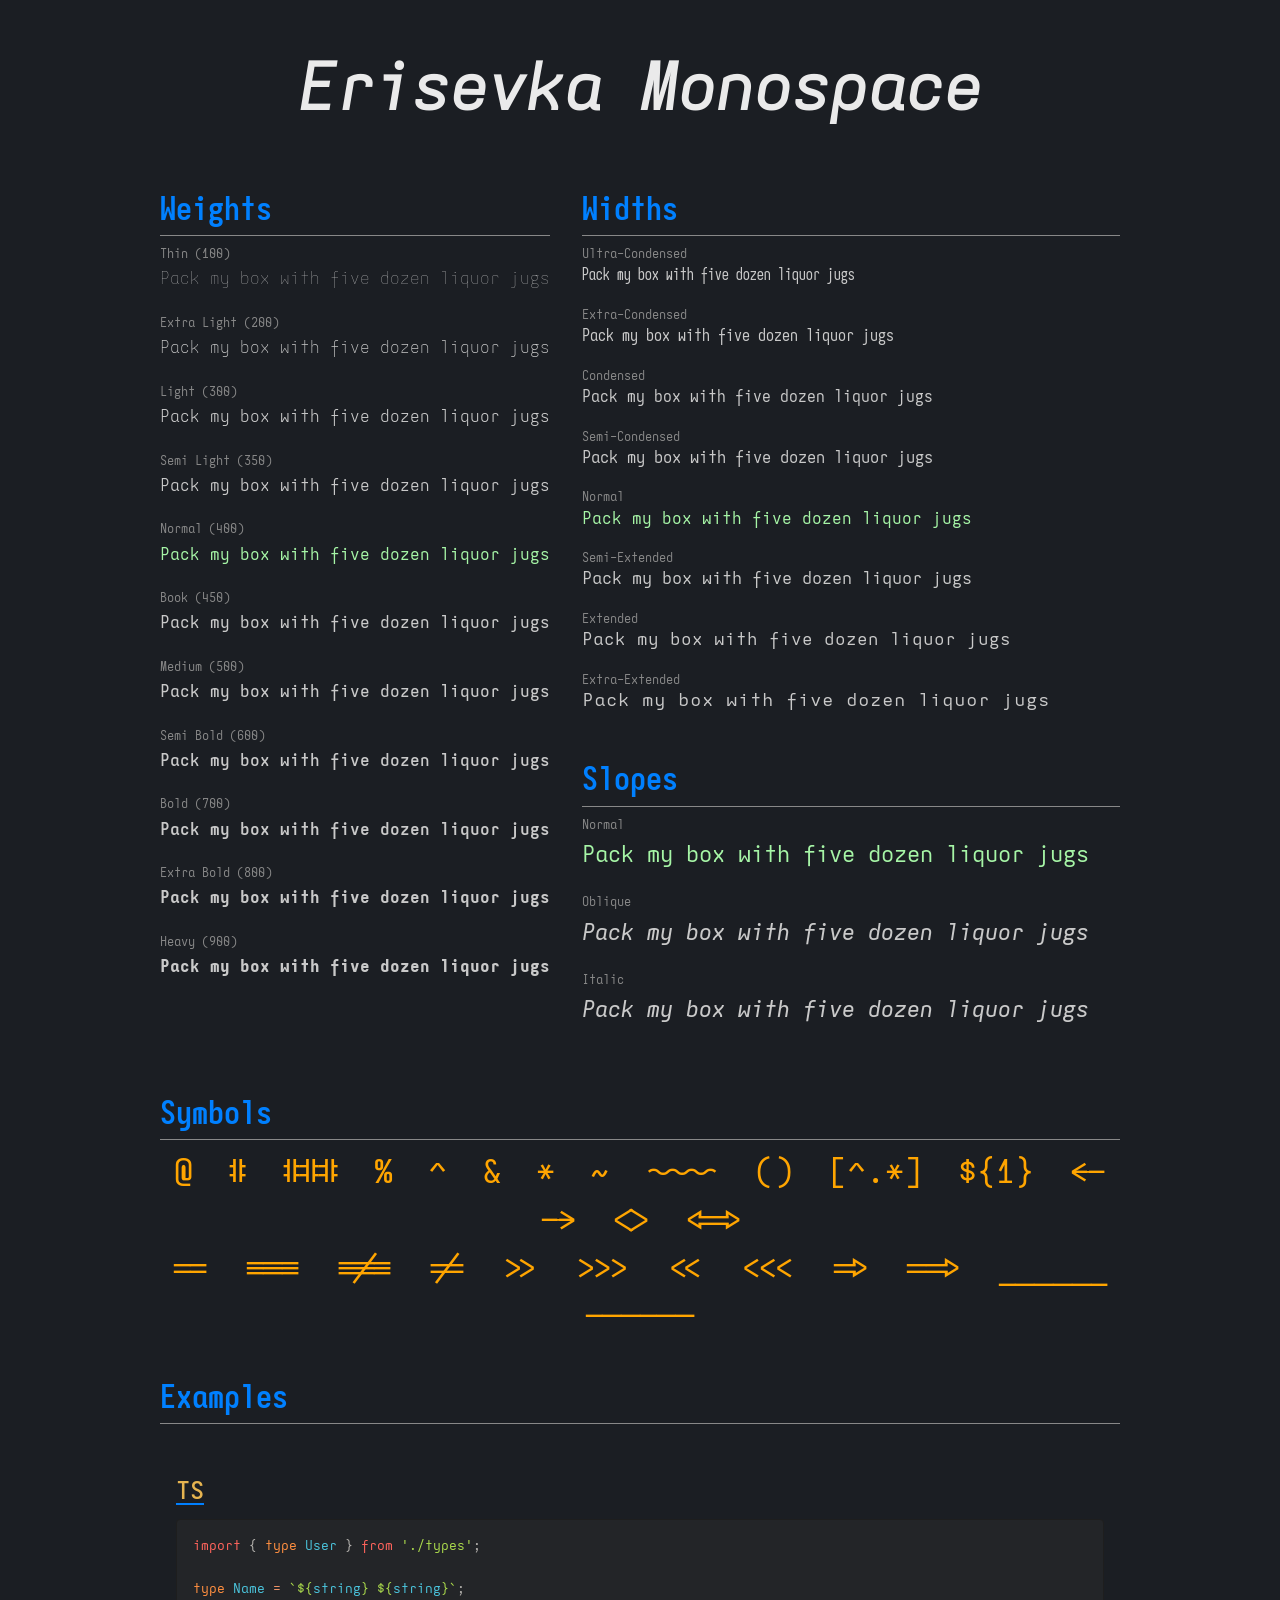
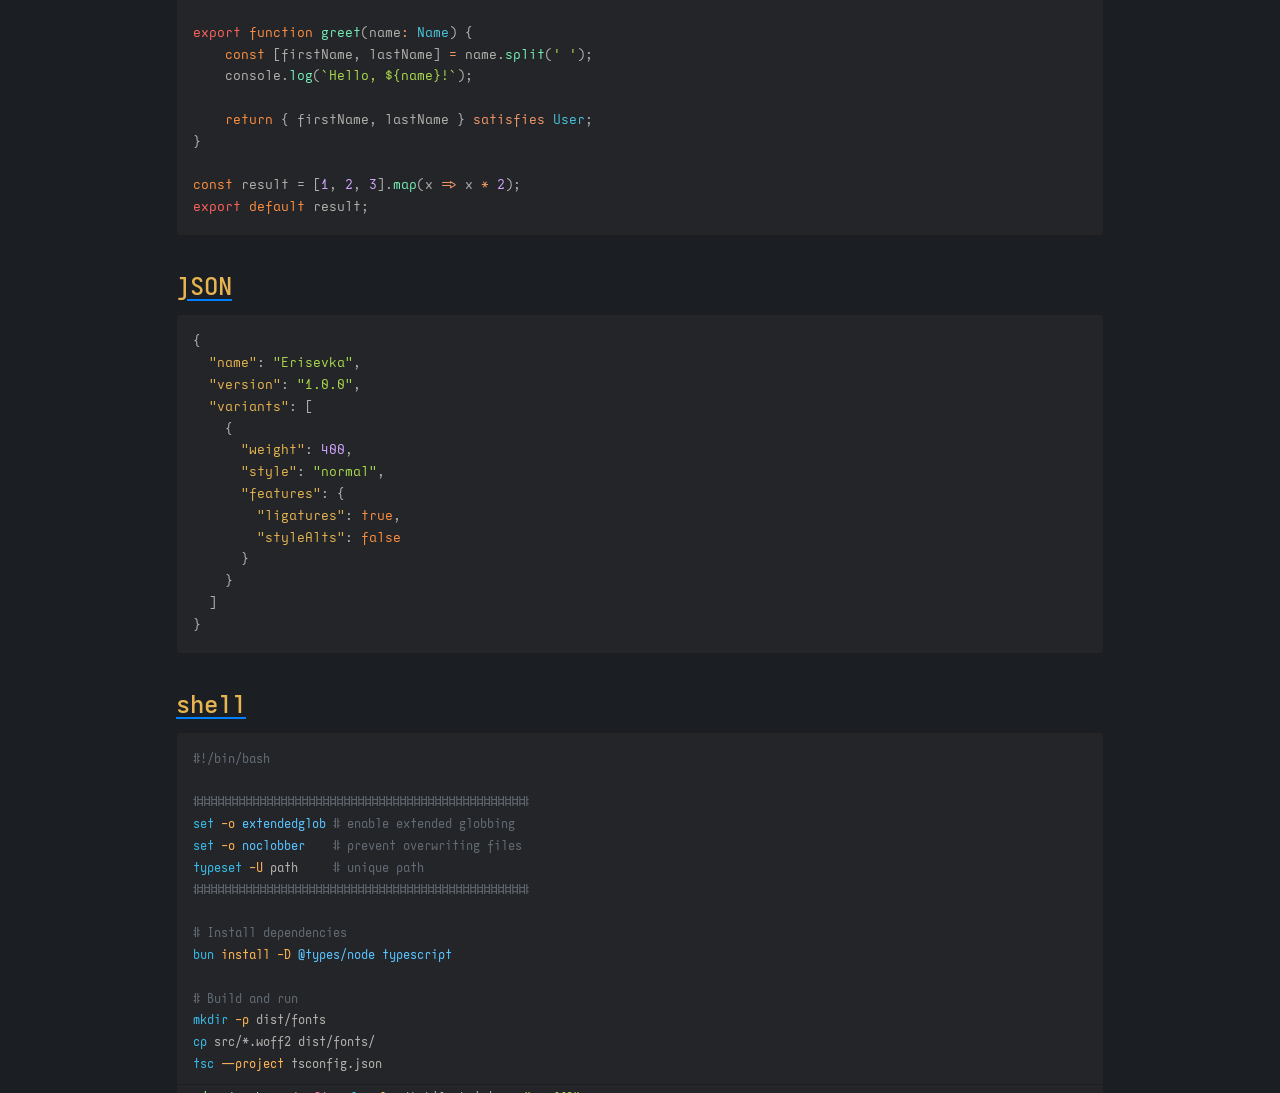
<file: docs/index.html>
<!DOCTYPE html>
<html lang="en">
	<head>
		<meta charset="UTF-8" />
		<meta name="viewport" content="width=device-width, initial-scale=1.0" />
		<title>Erisevka Sample</title>
		<link rel="stylesheet" href="Erisevka.css" />
		<link rel="stylesheet" href="styles.css" />
	</head>

	<body>
		<div class="container">
			<h1>Erisevka Monospace</h1>

			<div class="two-column-layout">
				<div class="left-column">
					<section class="font-demo">
						<h2>Weights</h2>
						<div class="font-example">
							<label>Thin (100)</label>
							<p class="thin" contenteditable="true">Pack my box with five dozen liquor jugs</p>
						</div>
						<div class="font-example">
							<label>Extra Light (200)</label>
							<p class="extra-light" contenteditable="true">Pack my box with five dozen liquor jugs</p>
						</div>
						<div class="font-example">
							<label>Light (300)</label>
							<p class="light" contenteditable="true">Pack my box with five dozen liquor jugs</p>
						</div>
						<div class="font-example">
							<label>Semi Light (350)</label>
							<p class="semi-light" contenteditable="true">Pack my box with five dozen liquor jugs</p>
						</div>
						<div class="font-example hl-green">
							<label>Normal (400)</label>
							<p class="regular" contenteditable="true">Pack my box with five dozen liquor jugs</p>
						</div>
						<div class="font-example">
							<label>Book (450)</label>
							<p class="book" contenteditable="true">Pack my box with five dozen liquor jugs</p>
						</div>
						<div class="font-example">
							<label>Medium (500)</label>
							<p class="medium" contenteditable="true">Pack my box with five dozen liquor jugs</p>
						</div>
						<div class="font-example">
							<label>Semi Bold (600)</label>
							<p class="semi-bold" contenteditable="true">Pack my box with five dozen liquor jugs</p>
						</div>
						<div class="font-example">
							<label>Bold (700)</label>
							<p class="bold" contenteditable="true">Pack my box with five dozen liquor jugs</p>
						</div>
						<div class="font-example">
							<label>Extra Bold (800)</label>
							<p class="extra-bold" contenteditable="true">Pack my box with five dozen liquor jugs</p>
						</div>
						<div class="font-example">
							<label>Heavy (900)</label>
							<p class="heavy" contenteditable="true">Pack my box with five dozen liquor jugs</p>
						</div>
					</section>
				</div>

				<div class="right-column">
					<section class="font-demo">
						<h2>Widths</h2>
						<div class="font-example">
							<label>Ultra-Condensed</label>
							<span class="ultra-condensed" contenteditable="true">Pack my box with five dozen liquor jugs</span>
						</div>
						<div class="font-example">
							<label>Extra-Condensed</label>
							<span class="extra-condensed" contenteditable="true">Pack my box with five dozen liquor jugs</span>
						</div>
						<div class="font-example">
							<label>Condensed</label>
							<span class="condensed" contenteditable="true">Pack my box with five dozen liquor jugs</span>
						</div>
						<div class="font-example">
							<label>Semi-Condensed</label>
							<span class="semi-condensed" contenteditable="true">Pack my box with five dozen liquor jugs</span>
						</div>
						<div class="font-example hl-green">
							<label>Normal</label>
							<span class="normal" contenteditable="true">Pack my box with five dozen liquor jugs</span>
						</div>
						<div class="font-example">
							<label>Semi-Extended</label>
							<span class="semi-expanded" contenteditable="true">Pack my box with five dozen liquor jugs</span>
						</div>
						<div class="font-example">
							<label>Extended</label>
							<span class="expanded" contenteditable="true">Pack my box with five dozen liquor jugs</span>
						</div>
						<div class="font-example">
							<label>Extra-Extended</label>
							<span class="extra-expanded" contenteditable="true">Pack my box with five dozen liquor jugs</span>
						</div>
					</section>
					<section class="font-demo bigger">
						<h2>Slopes</h2>
						<div class="font-example hl-green">
							<label>Normal</label>
							<p class="style-normal" contenteditable="true">Pack my box with five dozen liquor jugs</p>
						</div>
						<div class="font-example">
							<label>Oblique</label>
							<p class="style-oblique" contenteditable="true">Pack my box with five dozen liquor jugs</p>
						</div>
						<div class="font-example">
							<label>Italic</label>
							<p class="style-italic" contenteditable="true">Pack my box with five dozen liquor jugs</p>
						</div>
					</section>
				</div>
			</div>

			<section class="font-demo full-width">
				<h2>Symbols</h2>
				<pre class="special-chars">@ # ### % ^ & * ~ ~~~~ () [^.*] ${1} <- -> <> <=></pre>
				<pre class="special-chars">== === !== != >> >>> << <<< => ==> ______ ------</pre>
			</section>

			<section class="font-demo full-width">

				<h2>Examples</h2>
			</section>
			<section class="code-sample">
				<h2 class="font-title">TS</h2>
				<pre><code><span class="keyword-export">import</span> { <span class="type-keyword">type</span> <span class="type">User</span> } <span class="keyword-export">from</span> <span class="string">'./types'</span>;

<span class="type-keyword">type</span> <span class="type">Name</span> <span class="type-operator">=</span> <span class="string">`${<span class="type">string</span>} ${<span class="type">string</span>}`</span>;

<span class="keyword-export">export</span> <span class="keyword">function</span> <span class="function">greet</span>(<span class="variable">name</span><span class="type-operator">:</span> <span class="type">Name</span>) {
    <span class="keyword">const</span> [<span class="variable">firstName</span>, <span class="variable">lastName</span>] <span class="operator">=</span> <span class="variable">name</span>.<span class="function">split</span>(<span class="string">' '</span>);
    console.<span class="function">log</span>(<span class="string">`Hello, ${name}!`</span>);
    
    <span class="keyword">return</span> { <span class="variable">firstName</span>, <span class="variable">lastName</span> } <span class="type-operator">satisfies</span> <span class="type">User</span>;
}

<span class="keyword">const</span> <span class="variable">result</span> = [<span class="punctuation"><span class="number">1</span>, <span class="number">2</span>, <span class="number">3</span></span>].<span class="function">map</span>(<span class="variable">x</span> <span class="operator">=></span> <span class="variable">x</span> <span class="operator">*</span> <span class="punctuation"><span class="number">2</span></span>);
<span class="keyword-export">export</span> <span class="keyword">default</span> <span class="variable">result</span>;</code></pre>


			</section>

			<section class="code-sample">
				<h2>JSON</h2>
				<pre><code><span class="punctuation">{</span>
  <span class="property">"name"</span><span class="punctuation">:</span> <span class="string">"Erisevka"</span><span class="punctuation">,</span>
  <span class="property">"version"</span><span class="punctuation">:</span> <span class="string">"1.0.0"</span><span class="punctuation">,</span>
  <span class="property">"variants"</span><span class="punctuation">:</span> <span class="punctuation">[</span>
    <span class="punctuation">{</span>
      <span class="property">"weight"</span><span class="punctuation">:</span> <span class="number">400</span><span class="punctuation">,</span>
      <span class="property">"style"</span><span class="punctuation">:</span> <span class="string">"normal"</span><span class="punctuation">,</span>
      <span class="property">"features"</span><span class="punctuation">:</span> <span class="punctuation">{</span>
        <span class="property">"ligatures"</span><span class="punctuation">:</span> <span class="keyword">true</span><span class="punctuation">,</span>
        <span class="property">"styleAlts"</span><span class="punctuation">:</span> <span class="keyword">false</span>
      <span class="punctuation">}</span>
    <span class="punctuation">}</span>
  <span class="punctuation">]</span>
<span class="punctuation">}</span></code></pre>
			</section>


			<section class="code-sample shell-sample">
				<h2>shell</h2>
				<pre><code><span class="comment">#!/bin/bash<br/></span>
<span class="comment">################################################</span>
<span class="command">set</span> <span class="arg">-o</span> <span class="package">extendedglob</span> <span class="comment"># enable extended globbing</span>
<span class="command">set</span> <span class="arg">-o</span> <span class="package">noclobber</span>    <span class="comment"># prevent overwriting files</span>
<span class="command">typeset</span> <span class="arg">-U</span> <span class="path">path</span>     <span class="comment"># unique path</span>
<span class="comment">################################################</span>

<span class="comment"># Install dependencies</span>
<span class="command">bun</span> <span class="arg">install -D</span> <span class="package">@types/node</span> <span class="package">typescript</span>

<span class="comment"># Build and run</span> 
<span class="command">mkdir</span> <span class="arg">-p</span> <span class="path">dist/fonts</span>
<span class="command">cp</span> <span class="path">src/*.woff2</span> <span class="path">dist/fonts/</span>
<span class="command">tsc</span> <span class="arg">--project</span> <span class="path">tsconfig.json</span> 
<span class="prompt"><span class="prompt-content"><span class="dir">~/.erisevka</span><span class="git">main</span> <span class="status">?1</span><span class="prompt-char">›</span></span><span class="command">ls</span><span class="arg">-la</span><span class="path">dist/fonts/</span><span class="pipe">|</span><span class="command">rg</span><span class="string">".woff2"</span></code></pre>
</section>
		</div>
	</body>
</html>
</file>
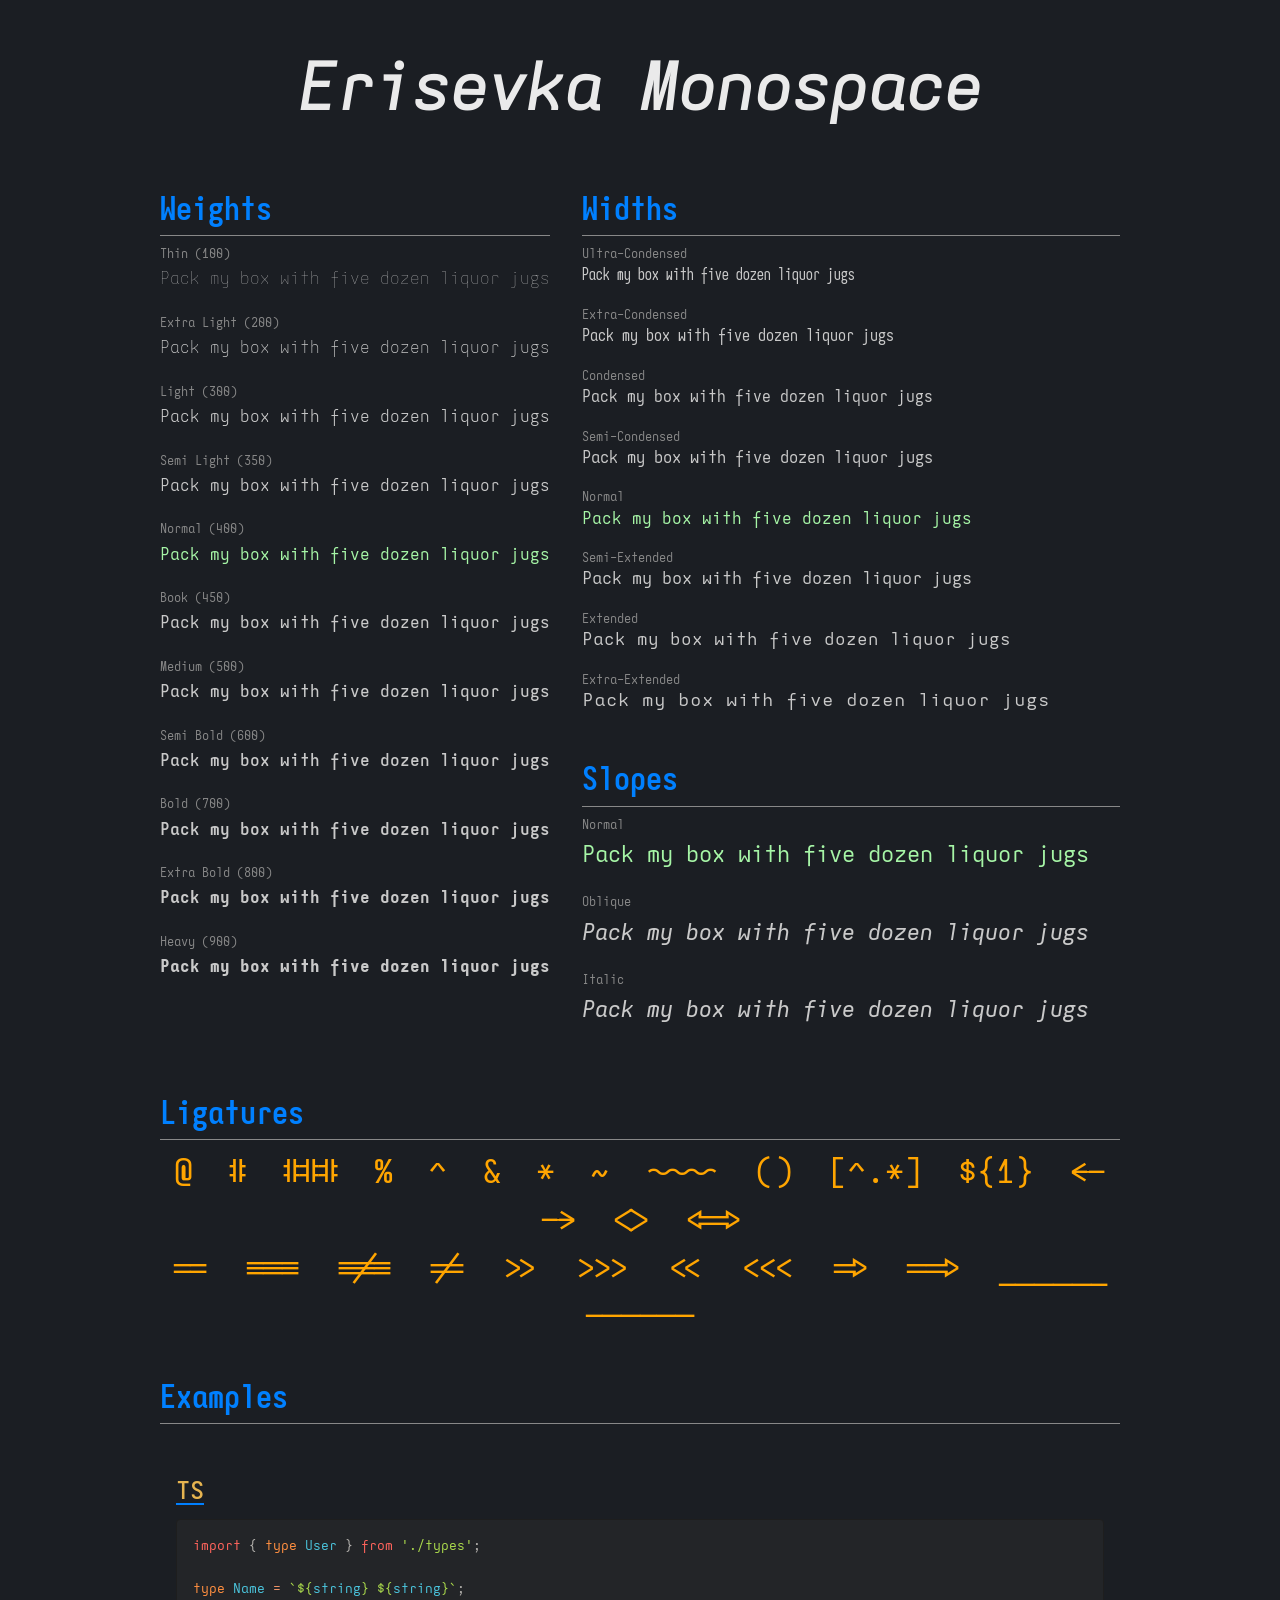
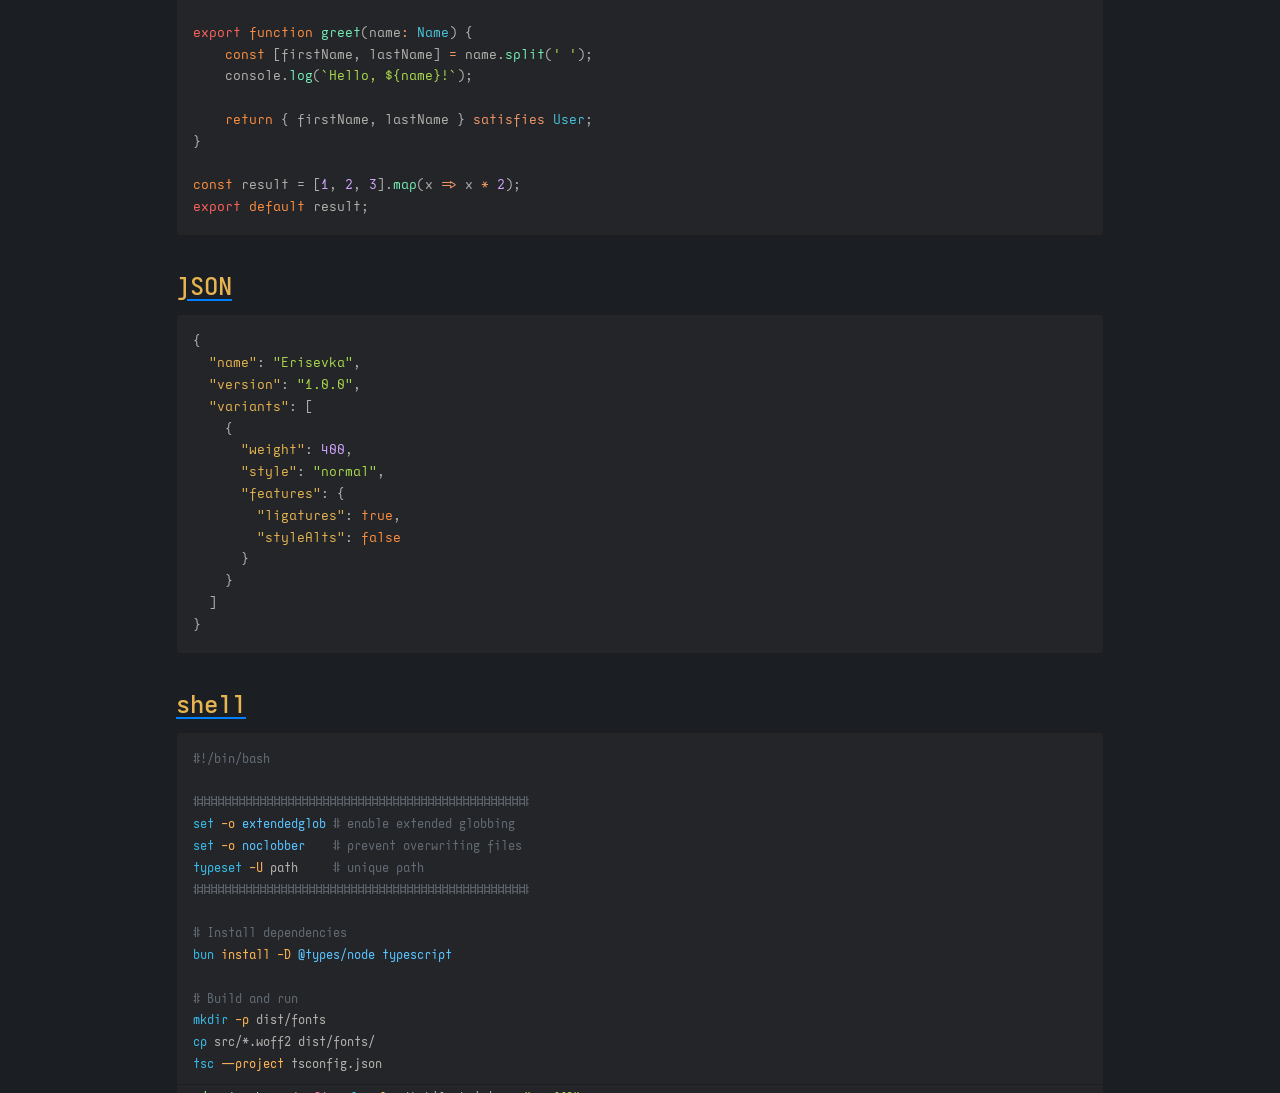
<file: sample/index.html>
<!DOCTYPE html>
<html lang="en">
	<head>
		<meta charset="UTF-8" />
		<meta name="viewport" content="width=device-width, initial-scale=1.0" />
		<title>Erisevka Sample</title>
		<link rel="stylesheet" href="Erisevka.css" />
		<link rel="stylesheet" href="styles.css" />
	</head>

	<body>
		<div class="container">
			<h1>Erisevka Monospace</h1>

			<div class="two-column-layout">
				<div class="left-column">
					<section class="font-demo">
						<h2>Weights</h2>
						<div class="font-example">
							<label>Thin (100)</label>
							<p class="thin" contenteditable="true">Pack my box with five dozen liquor jugs</p>
						</div>
						<div class="font-example">
							<label>Extra Light (200)</label>
							<p class="extra-light" contenteditable="true">Pack my box with five dozen liquor jugs</p>
						</div>
						<div class="font-example">
							<label>Light (300)</label>
							<p class="light" contenteditable="true">Pack my box with five dozen liquor jugs</p>
						</div>
						<div class="font-example">
							<label>Semi Light (350)</label>
							<p class="semi-light" contenteditable="true">Pack my box with five dozen liquor jugs</p>
						</div>
						<div class="font-example hl-green">
							<label>Normal (400)</label>
							<p class="regular" contenteditable="true">Pack my box with five dozen liquor jugs</p>
						</div>
						<div class="font-example">
							<label>Book (450)</label>
							<p class="book" contenteditable="true">Pack my box with five dozen liquor jugs</p>
						</div>
						<div class="font-example">
							<label>Medium (500)</label>
							<p class="medium" contenteditable="true">Pack my box with five dozen liquor jugs</p>
						</div>
						<div class="font-example">
							<label>Semi Bold (600)</label>
							<p class="semi-bold" contenteditable="true">Pack my box with five dozen liquor jugs</p>
						</div>
						<div class="font-example">
							<label>Bold (700)</label>
							<p class="bold" contenteditable="true">Pack my box with five dozen liquor jugs</p>
						</div>
						<div class="font-example">
							<label>Extra Bold (800)</label>
							<p class="extra-bold" contenteditable="true">Pack my box with five dozen liquor jugs</p>
						</div>
						<div class="font-example">
							<label>Heavy (900)</label>
							<p class="heavy" contenteditable="true">Pack my box with five dozen liquor jugs</p>
						</div>
					</section>
				</div>

				<div class="right-column">
					<section class="font-demo">
						<h2>Widths</h2>
						<div class="font-example">
							<label>Ultra-Condensed</label>
							<span class="ultra-condensed" contenteditable="true">Pack my box with five dozen liquor jugs</span>
						</div>
						<div class="font-example">
							<label>Extra-Condensed</label>
							<span class="extra-condensed" contenteditable="true">Pack my box with five dozen liquor jugs</span>
						</div>
						<div class="font-example">
							<label>Condensed</label>
							<span class="condensed" contenteditable="true">Pack my box with five dozen liquor jugs</span>
						</div>
						<div class="font-example">
							<label>Semi-Condensed</label>
							<span class="semi-condensed" contenteditable="true">Pack my box with five dozen liquor jugs</span>
						</div>
						<div class="font-example hl-green">
							<label>Normal</label>
							<span class="normal" contenteditable="true">Pack my box with five dozen liquor jugs</span>
						</div>
						<div class="font-example">
							<label>Semi-Extended</label>
							<span class="semi-expanded" contenteditable="true">Pack my box with five dozen liquor jugs</span>
						</div>
						<div class="font-example">
							<label>Extended</label>
							<span class="expanded" contenteditable="true">Pack my box with five dozen liquor jugs</span>
						</div>
						<div class="font-example">
							<label>Extra-Extended</label>
							<span class="extra-expanded" contenteditable="true">Pack my box with five dozen liquor jugs</span>
						</div>
					</section>
					<section class="font-demo bigger">
						<h2>Slopes</h2>
						<div class="font-example hl-green">
							<label>Normal</label>
							<p class="style-normal" contenteditable="true">Pack my box with five dozen liquor jugs</p>
						</div>
						<div class="font-example">
							<label>Oblique</label>
							<p class="style-oblique" contenteditable="true">Pack my box with five dozen liquor jugs</p>
						</div>
						<div class="font-example">
							<label>Italic</label>
							<p class="style-italic" contenteditable="true">Pack my box with five dozen liquor jugs</p>
						</div>
					</section>
				</div>
			</div>

			<section class="font-demo full-width">
				<h2>Ligatures</h2>
				<pre class="special-chars">@ # ### % ^ & * ~ ~~~~ () [^.*] ${1} <- -> <> <=></pre>
				<pre class="special-chars">== === !== != >> >>> << <<< => ==> ______ ------</pre>
			</section>

			<section class="font-demo full-width">

				<h2>Examples</h2>
			</section>
			<section class="code-sample">
				<h2 class="font-title">TS</h2>
				<pre><code><span class="keyword-export">import</span> { <span class="type-keyword">type</span> <span class="type">User</span> } <span class="keyword-export">from</span> <span class="string">'./types'</span>;

<span class="type-keyword">type</span> <span class="type">Name</span> <span class="type-operator">=</span> <span class="string">`${<span class="type">string</span>} ${<span class="type">string</span>}`</span>;

<span class="keyword-export">export</span> <span class="keyword">function</span> <span class="function">greet</span>(<span class="variable">name</span><span class="type-operator">:</span> <span class="type">Name</span>) {
    <span class="keyword">const</span> [<span class="variable">firstName</span>, <span class="variable">lastName</span>] <span class="operator">=</span> <span class="variable">name</span>.<span class="function">split</span>(<span class="string">' '</span>);
    console.<span class="function">log</span>(<span class="string">`Hello, ${name}!`</span>);
    
    <span class="keyword">return</span> { <span class="variable">firstName</span>, <span class="variable">lastName</span> } <span class="type-operator">satisfies</span> <span class="type">User</span>;
}

<span class="keyword">const</span> <span class="variable">result</span> = [<span class="punctuation"><span class="number">1</span>, <span class="number">2</span>, <span class="number">3</span></span>].<span class="function">map</span>(<span class="variable">x</span> <span class="operator">=></span> <span class="variable">x</span> <span class="operator">*</span> <span class="punctuation"><span class="number">2</span></span>);
<span class="keyword-export">export</span> <span class="keyword">default</span> <span class="variable">result</span>;</code></pre>


			</section>

			<section class="code-sample">
				<h2>JSON</h2>
				<pre><code><span class="punctuation">{</span>
  <span class="property">"name"</span><span class="punctuation">:</span> <span class="string">"Erisevka"</span><span class="punctuation">,</span>
  <span class="property">"version"</span><span class="punctuation">:</span> <span class="string">"1.0.0"</span><span class="punctuation">,</span>
  <span class="property">"variants"</span><span class="punctuation">:</span> <span class="punctuation">[</span>
    <span class="punctuation">{</span>
      <span class="property">"weight"</span><span class="punctuation">:</span> <span class="number">400</span><span class="punctuation">,</span>
      <span class="property">"style"</span><span class="punctuation">:</span> <span class="string">"normal"</span><span class="punctuation">,</span>
      <span class="property">"features"</span><span class="punctuation">:</span> <span class="punctuation">{</span>
        <span class="property">"ligatures"</span><span class="punctuation">:</span> <span class="keyword">true</span><span class="punctuation">,</span>
        <span class="property">"styleAlts"</span><span class="punctuation">:</span> <span class="keyword">false</span>
      <span class="punctuation">}</span>
    <span class="punctuation">}</span>
  <span class="punctuation">]</span>
<span class="punctuation">}</span></code></pre>
			</section>


			<section class="code-sample shell-sample">
				<h2>shell</h2>
				<pre><code><span class="comment">#!/bin/bash<br/></span>
<span class="comment">################################################</span>
<span class="command">set</span> <span class="arg">-o</span> <span class="package">extendedglob</span> <span class="comment"># enable extended globbing</span>
<span class="command">set</span> <span class="arg">-o</span> <span class="package">noclobber</span>    <span class="comment"># prevent overwriting files</span>
<span class="command">typeset</span> <span class="arg">-U</span> <span class="path">path</span>     <span class="comment"># unique path</span>
<span class="comment">################################################</span>

<span class="comment"># Install dependencies</span>
<span class="command">bun</span> <span class="arg">install -D</span> <span class="package">@types/node</span> <span class="package">typescript</span>

<span class="comment"># Build and run</span> 
<span class="command">mkdir</span> <span class="arg">-p</span> <span class="path">dist/fonts</span>
<span class="command">cp</span> <span class="path">src/*.woff2</span> <span class="path">dist/fonts/</span>
<span class="command">tsc</span> <span class="arg">--project</span> <span class="path">tsconfig.json</span> 
<span class="prompt"><span class="prompt-content"><span class="dir">~/.erisevka</span><span class="git">main</span> <span class="status">?1</span><span class="prompt-char">›</span></span><span class="command">ls</span><span class="arg">-la</span><span class="path">dist/fonts/</span><span class="pipe">|</span><span class="command">rg</span><span class="string">".woff2"</span></code></pre>
</section>
		</div>
	</body>
</html>
</file>
<file: docs/Erisevka.css>
/* Erisevka Web */

/* Weights */

@font-face {
	font-family: "Erisevka Web";
	font-display: swap;
	font-weight: 100;
	font-stretch: normal;
	font-style: normal;
	src: url("WOFF2/Erisevka-Thin.woff2") format("woff2");
}

@font-face {
	font-family: "Erisevka Web";
	font-display: swap;
	font-weight: 200;
	font-stretch: normal;
	font-style: normal;
	src: url("WOFF2/Erisevka-ExtraLight.woff2") format("woff2");
}

@font-face {
	font-family: "Erisevka Web";
	font-display: swap;
	font-weight: 300;
	font-stretch: normal;
	font-style: normal;
	src: url("WOFF2/Erisevka-Light.woff2") format("woff2");
}

@font-face {
	font-family: "Erisevka Web Unhinted Light Oblique";
	font-display: swap;
	font-weight: 300;
	font-stretch: normal;
	font-style: oblique;
	src: url("WOFF2/Unhinted-Erisevka-LightOblique.woff2") format("woff2");
}

@font-face {
	font-family: "Erisevka Web";
	font-display: swap;
	font-weight: 350;
	font-stretch: normal;
	font-style: normal;
	src: url("WOFF2/Erisevka-SemiLight.woff2") format("woff2");
}

@font-face {
	font-family: "Erisevka Web";
	font-display: swap;
	font-weight: 400;
	font-stretch: normal;
	font-style: normal;
	src: url("WOFF2/Erisevka-Regular.woff2") format("woff2");
}

@font-face {
	font-family: "Erisevka Web";
	font-display: swap;
	font-weight: 400;
	font-stretch: ultra-condensed;
	font-style: normal;
	src: url("WOFF2/Erisevka-UltraCondensed.woff2") format("woff2");
}

@font-face {
	font-family: "Erisevka Web";
	font-display: swap;
	font-weight: 700;
	font-stretch: ultra-condensed;
	font-style: normal;
	src: url("WOFF2/Erisevka-UltraCondensedBold.woff2") format("woff2");
}

@font-face {
	font-family: "Erisevka Web";
	font-display: swap;
	font-weight: 700;
	font-stretch: ultra-condensed;
	font-style: oblique;
	src: url("WOFF2/Erisevka-UltraCondensedBoldOblique.woff2") format("woff2");
}

@font-face {
	font-family: "Erisevka Web";
	font-display: swap;
	font-weight: 700;
	font-stretch: ultra-condensed;
	font-style: italic;
	src: url("WOFF2/Erisevka-UltraCondensedBoldItalic.woff2") format("woff2");
}

@font-face {
	font-family: "Erisevka Web";
	font-display: swap;
	font-weight: 400;
	font-stretch: extra-condensed;
	font-style: normal;
	src: url("WOFF2/Erisevka-ExtraCondensed.woff2") format("woff2");
}
@font-face {
	font-family: "Erisevka Web";
	font-display: swap;
	font-weight: 700;
	font-stretch: extra-condensed;
	font-style: normal;
	src: url("WOFF2/Erisevka-ExtraCondensedBold.woff2") format("woff2");
}
@font-face {
	font-family: "Erisevka Web";
	font-display: swap;
	font-weight: 700;
	font-stretch: extra-condensed;
	font-style: oblique;
	src: url("WOFF2/Erisevka-ExtraCondensedBoldOblique.woff2") format("woff2");
}

@font-face {
	font-family: "Erisevka Web";
	font-display: swap;
	font-weight: 700;
	font-stretch: extra-condensed;
	font-style: italic;
	src: url("WOFF2/Erisevka-ExtraCondensedBoldItalic.woff2") format("woff2");
}

@font-face {
	font-family: "Erisevka Web";
	font-display: swap;
	font-weight: 400;
	font-stretch: condensed;
	font-style: normal;
	src: url("WOFF2/Erisevka-Condensed.woff2") format("woff2");
}

@font-face {
	font-family: "Erisevka Web";
	font-display: swap;
	font-weight: 400;
	font-stretch: semi-condensed;
	font-style: normal;
	src: url("WOFF2/Erisevka-SemiCondensed.woff2") format("woff2");
}

@font-face {
	font-family: "Erisevka Web";
	font-display: swap;
	font-weight: 400;
	font-stretch: semi-expanded;
	font-style: normal;
	src: url("WOFF2/Erisevka-SemiExtended.woff2") format("woff2");
}

@font-face {
	font-family: "Erisevka Web";
	font-display: swap;
	font-weight: 400;
	font-stretch: expanded;
	font-style: normal;
	src: url("WOFF2/Erisevka-Extended.woff2") format("woff2");
}

@font-face {
	font-family: "Erisevka Web";
	font-display: swap;
	font-weight: 400;
	font-stretch: extra-expanded;
	font-style: normal;
	src: url("WOFF2/Erisevka-ExtraExtended.woff2") format("woff2");
}

@font-face {
	font-family: "Erisevka Web";
	font-display: swap;
	font-weight: 450;
	font-stretch: normal;
	font-style: normal;
	src: url("WOFF2/Erisevka-Book.woff2") format("woff2");
}

@font-face {
	font-family: "Erisevka Web";
	font-display: swap;
	font-weight: 450;
	font-stretch: normal;
	font-style: oblique;
	src: url("WOFF2/Erisevka-BookOblique.woff2") format("woff2");
}

@font-face {
	font-family: "Erisevka Web";
	font-display: swap;
	font-weight: 450;
	font-stretch: normal;
	font-style: italic;
	src: url("WOFF2/Erisevka-BookItalic.woff2") format("woff2");
}

@font-face {
	font-family: "Erisevka Web";
	font-display: swap;
	font-weight: 500;
	font-stretch: normal;
	font-style: normal;
	src: url("WOFF2/Erisevka-Medium.woff2") format("woff2");
}

@font-face {
	font-family: "Erisevka Web";
	font-display: swap;
	font-weight: 600;
	font-stretch: normal;
	font-style: normal;
	src: url("WOFF2/Erisevka-SemiBold.woff2") format("woff2");
}

@font-face {
	font-family: "Erisevka Web";
	font-display: swap;
	font-weight: 700;
	font-stretch: normal;
	font-style: normal;
	src: url("WOFF2/Erisevka-Bold.woff2") format("woff2");
}

@font-face {
	font-family: "Erisevka Web";
	font-display: swap;
	font-weight: 700;
	font-stretch: normal;
	font-style: oblique;
	src: url("WOFF2/Erisevka-BoldOblique.woff2") format("woff2");
}

@font-face {
	font-family: "Erisevka Web";
	font-display: swap;
	font-weight: 700;
	font-stretch: normal;
	font-style: italic;
	src: url("WOFF2/Erisevka-BoldItalic.woff2") format("woff2");
}

@font-face {
	font-family: "Erisevka Web";
	font-display: swap;
	font-weight: 800;
	font-stretch: normal;
	font-style: normal;
	src: url("WOFF2/Erisevka-ExtraBold.woff2") format("woff2");
}

@font-face {
	font-family: "Erisevka Web";
	font-display: swap;
	font-weight: 900;
	font-stretch: normal;
	font-style: normal;
	src: url("WOFF2/Erisevka-Heavy.woff2") format("woff2");
}

@font-face {
	font-family: "Erisevka Term";
	font-display: swap;
	font-weight: 450;
	font-stretch: normal;
	font-style: normal;
	src: url("WOFF2/ErisevkaTerm-Book.woff2") format("woff2");
}
</file>
<file: docs/styles.css>
/* Base styles */
:root {
	--font-color: #c9c9c9;
	--background-color: #1b1e23;
	--code-background-color: rgb(35, 37, 40);
	--title-color: #eaeaea;
	--title-fonts-color: #0080ff;
	--title-codes-color: #e6b450;
	--title-comments-color: #626a73;
	--subtitle-color: #888;
}

body {
	font-family: "Erisevka Web", monospace;
	line-height: 1.6;
	color: var(--font-color);
	background-color: var(--background-color);
	margin: 0;
	padding: 0;
	overflow-x: hidden;
}

.container {
	max-width: 960px;
	margin: 0 auto;
	padding: 0.5rem;
}

h1 {
	font-family: "Erisevka Web Unhinted Light Oblique";
	font-size: 4rem;
	text-align: center;
	margin: 3rem 0 4rem;
	color: var(--title-color);
	line-height: 1;
}

h2 {
	margin-block-start: 0;
	margin-block-end: 0.5rem;
	text-underline-offset: 4px;
}

.font-demo h2 {
	font-size: 2rem;
	color: var(--title-fonts-color);
	border-bottom: 1px solid var(--subtitle-color);
	font-weight: 700;
	font-stretch: extra-condensed;
}

/* Font demo sections */
.font-demo {
	background: var(--background-color);
	margin-bottom: 0.5rem;
	width: fit-content;
}

/* Add specific styles for left column demos */
.left-column .font-demo {
	max-width: fit-content;
}

/* Weight variations */
.thin {
	font-weight: 100;
}
.extra-light {
	font-weight: 200;
}
.light {
	font-weight: 300;
}
.semi-light {
	font-weight: 350;
}
.regular {
	font-weight: 400;
}
.book {
	font-weight: 450;
}
.medium {
	font-weight: 500;
}
.semi-bold {
	font-weight: 600;
}
.bold {
	font-weight: 700;
}
.extra-bold {
	font-weight: 800;
}
.heavy {
	font-weight: 900;
}

/* Width variations */
.ultra-condensed {
	font-stretch: ultra-condensed;
}
.extra-condensed {
	font-stretch: extra-condensed;
}
.condensed {
	font-stretch: condensed;
}
.semi-condensed {
	font-stretch: semi-condensed;
}
.normal {
	font-stretch: normal;
}
.semi-expanded {
	font-stretch: semi-expanded;
}
.expanded {
	font-stretch: expanded;
}
.extra-expanded {
	font-stretch: extra-expanded;
}

/* Style variations */
.style-normal {
	font-style: normal;
}
.style-oblique {
	font-style: oblique;
}
.style-italic {
	font-style: italic;
}

/* Size variations */
.size-sm {
	font-size: 14px;
}
.size-md {
	font-size: 16px;
}
.size-lg {
	font-size: 20px;
}
.size-xl {
	font-size: 24px;
}

/* Code sample section */
.code-sample {
	padding: 1rem;
	border-radius: 8px;
	margin-bottom: 0rem;
}

.code-sample h2 {
	font-weight: 600;
	font-stretch: normal;
	text-decoration: underline solid var(--title-fonts-color);
	color: var(--title-codes-color) !important;
}

.code-sample pre {
	background: var(--code-background-color);
	padding: 1rem;
	border-radius: 4px;
	margin: 0;
	border: 1px solid #1e1e1e;
	overflow: hidden;
}

.code-sample code {
	font-family: "Erisevka Web", monospace;
	font-size: 13px;
	color: #b3b1ad;
}

/* Ayu Dark Theme syntax highlighting */
.code-sample .keyword {
	color: #ff8f40;
}

.code-sample .keyword-export {
	color: #ff645c;
}

.code-sample .function {
	color: #76edb5;
}

.code-sample .string {
	color: #aad94c;
}

.code-sample .operator {
	color: #f29668;
}

.code-sample .punctuation {
	color: #b3b1ad;
}

.code-sample .variable {
	color: #b3b1ad;
}

/* Add these to the Ayu Dark Theme syntax highlighting section */
.code-sample .type {
	color: #4bc4dc; /* Light blue for type names */
}

.code-sample .type-keyword {
	color: #ff8f40; /* Orange for 'type' keyword */
}

.code-sample .type-operator {
	color: #f29668; /* Light orange for type operators */
}

.code-sample .type-param {
	color: #73d0ff; /* Lighter blue for type parameters/generics */
}

/* Special characters section */
.special-chars {
	font-family: "Erisevka Web", monospace;
	text-align: left;
	font-size: 1.25rem;
	color: #ffa500;
	white-space: normal;
	word-spacing: 1rem;
	line-height: 2;
	width: 100%;
	display: block;
	margin: 0;
}

/* Responsive adjustments */
@media (max-width: 600px) {
	.container {
		padding: 1rem;
	}

	h1 {
		font-size: 3rem;
		margin: 2rem 0 3rem;
	}

	.font-demo {
		padding: 1rem;
	}
}

/* Add to the existing Ayu Dark Theme syntax highlighting section */
.code-sample .property {
	color: #e6b450; /* Ayu yellow */
}

.code-sample .number {
	color: #d2a6ff; /* Ayu purple */
}

/* Add these styles for the input fields */
.font-example {
	position: relative;
	margin-bottom: 1rem;
}

.font-example p,
.font-example span {
	margin: 0;
	padding: 0.25rem 0;
}

[contenteditable="true"] {
	outline: none;
	cursor: text;
}

/* Style for variant labels */
.font-example label {
	display: block;
	font-size: 0.75rem;
	color: var(--subtitle-color);
}

/* Add these styles for the two-column layout */
.two-column-layout {
	display: grid;
	grid-template-columns: max-content 1fr;
	gap: 2rem;
	margin-bottom: 2rem;
}

.left-column,
.right-column {
	display: flex;
	flex-direction: column;
	gap: 1rem;
}

/* Update responsive design */
@media (max-width: 800px) {
	.two-column-layout {
		grid-template-columns: 1fr;
		gap: 2rem;
	}
}

/* Update the right column styles */
.right-column .font-demo {
	max-width: none; /* Override the fit-content */
	width: 100%; /* Make all sections in right column full width */
}

/* Update special chars to better fit the container */
.special-chars {
	font-family: "Erisevka Web", monospace;
	text-align: center;
	font-size: 2rem;
	color: #ffa500;
	white-space: normal;
	line-height: 1.5;
	width: 100%;
	display: block;
}

/* Add styles for full-width section */
.full-width {
	width: 100% !important;
	max-width: none !important;
	margin-bottom: 2rem;
}

.bigger {
	font-size: 1.35em;
}

.hl-green {
	color: #a6f5a6 !important;
}

.code-sample .comment {
	color: #626a73; /* Muted gray for comments */
}

.code-sample .command {
	color: #39bae6; /* Light blue for commands */
}

.code-sample .arg {
	color: #ffb454; /* Orange for arguments/flags */
}

.code-sample .path {
	color: #b3b1ad; /* Green for file paths */
}

.code-sample .package {
	color: #59c2ff; /* Blue for package names */
}

.code-sample .pipe {
	color: #b3b1ad; /* Light orange for pipes and operators */
}

.code-sample .prompt {
	font-family: "Erisevka Term", monospace;
	display: flex;
	align-items: center;
	gap: 0.5rem;
	white-space: nowrap;
	border-top: 1px solid var(--background-color);
	/* border-bottom: 1px solid var(--background-color); */
	border-radius: 0px;
	margin-top: 0.5rem;
	margin-bottom: -1rem;
	padding: 0.2rem 1rem;
	margin-left: -1rem;
	width: 110%;

	font-weight: 450;
}

.code-sample .prompt-content {
	display: inline-flex;
	align-items: center;
	gap: 0.5rem;
}

.code-sample .dir {
	color: #a6f5a6; /* Light blue for directory */
}

.code-sample .git {
	color: #ff9e64; /* Orange for git branch */
}

.code-sample .status {
	color: #f7768e; /* Red for git status */
}

.code-sample .prompt-char {
	color: #9ece6a; /* Green for prompt character */
}

/* Add to the shell syntax highlighting section */
.shell-sample code {
	font-size: 12px;
	overflow-y: hidden;
	font-family: "Erisevka Term", monospace;
	margin-bottom: 0;
	padding-bottom: 0;
}
</file>
<file: sample/Erisevka.css>
/* Erisevka Web */

/* Weights */

@font-face {
	font-family: "Erisevka Web";
	font-display: swap;
	font-weight: 100;
	font-stretch: normal;
	font-style: normal;
	src: url("WOFF2/Erisevka-Thin.woff2") format("woff2");
}

@font-face {
	font-family: "Erisevka Web";
	font-display: swap;
	font-weight: 200;
	font-stretch: normal;
	font-style: normal;
	src: url("WOFF2/Erisevka-ExtraLight.woff2") format("woff2");
}

@font-face {
	font-family: "Erisevka Web";
	font-display: swap;
	font-weight: 300;
	font-stretch: normal;
	font-style: normal;
	src: url("WOFF2/Erisevka-Light.woff2") format("woff2");
}

@font-face {
	font-family: "Erisevka Web Unhinted Light Oblique";
	font-display: swap;
	font-weight: 300;
	font-stretch: normal;
	font-style: oblique;
	src: url("WOFF2/Unhinted-Erisevka-LightOblique.woff2") format("woff2");
}

@font-face {
	font-family: "Erisevka Web";
	font-display: swap;
	font-weight: 350;
	font-stretch: normal;
	font-style: normal;
	src: url("WOFF2/Erisevka-SemiLight.woff2") format("woff2");
}

@font-face {
	font-family: "Erisevka Web";
	font-display: swap;
	font-weight: 400;
	font-stretch: normal;
	font-style: normal;
	src: url("WOFF2/Erisevka-Regular.woff2") format("woff2");
}

@font-face {
	font-family: "Erisevka Web";
	font-display: swap;
	font-weight: 400;
	font-stretch: ultra-condensed;
	font-style: normal;
	src: url("WOFF2/Erisevka-UltraCondensed.woff2") format("woff2");
}

@font-face {
	font-family: "Erisevka Web";
	font-display: swap;
	font-weight: 700;
	font-stretch: ultra-condensed;
	font-style: normal;
	src: url("WOFF2/Erisevka-UltraCondensedBold.woff2") format("woff2");
}

@font-face {
	font-family: "Erisevka Web";
	font-display: swap;
	font-weight: 700;
	font-stretch: ultra-condensed;
	font-style: oblique;
	src: url("WOFF2/Erisevka-UltraCondensedBoldOblique.woff2") format("woff2");
}

@font-face {
	font-family: "Erisevka Web";
	font-display: swap;
	font-weight: 700;
	font-stretch: ultra-condensed;
	font-style: italic;
	src: url("WOFF2/Erisevka-UltraCondensedBoldItalic.woff2") format("woff2");
}

@font-face {
	font-family: "Erisevka Web";
	font-display: swap;
	font-weight: 400;
	font-stretch: extra-condensed;
	font-style: normal;
	src: url("WOFF2/Erisevka-ExtraCondensed.woff2") format("woff2");
}
@font-face {
	font-family: "Erisevka Web";
	font-display: swap;
	font-weight: 700;
	font-stretch: extra-condensed;
	font-style: normal;
	src: url("WOFF2/Erisevka-ExtraCondensedBold.woff2") format("woff2");
}
@font-face {
	font-family: "Erisevka Web";
	font-display: swap;
	font-weight: 700;
	font-stretch: extra-condensed;
	font-style: oblique;
	src: url("WOFF2/Erisevka-ExtraCondensedBoldOblique.woff2") format("woff2");
}

@font-face {
	font-family: "Erisevka Web";
	font-display: swap;
	font-weight: 700;
	font-stretch: extra-condensed;
	font-style: italic;
	src: url("WOFF2/Erisevka-ExtraCondensedBoldItalic.woff2") format("woff2");
}

@font-face {
	font-family: "Erisevka Web";
	font-display: swap;
	font-weight: 400;
	font-stretch: condensed;
	font-style: normal;
	src: url("WOFF2/Erisevka-Condensed.woff2") format("woff2");
}

@font-face {
	font-family: "Erisevka Web";
	font-display: swap;
	font-weight: 400;
	font-stretch: semi-condensed;
	font-style: normal;
	src: url("WOFF2/Erisevka-SemiCondensed.woff2") format("woff2");
}

@font-face {
	font-family: "Erisevka Web";
	font-display: swap;
	font-weight: 400;
	font-stretch: semi-expanded;
	font-style: normal;
	src: url("WOFF2/Erisevka-SemiExtended.woff2") format("woff2");
}

@font-face {
	font-family: "Erisevka Web";
	font-display: swap;
	font-weight: 400;
	font-stretch: expanded;
	font-style: normal;
	src: url("WOFF2/Erisevka-Extended.woff2") format("woff2");
}

@font-face {
	font-family: "Erisevka Web";
	font-display: swap;
	font-weight: 400;
	font-stretch: extra-expanded;
	font-style: normal;
	src: url("WOFF2/Erisevka-ExtraExtended.woff2") format("woff2");
}

@font-face {
	font-family: "Erisevka Web";
	font-display: swap;
	font-weight: 450;
	font-stretch: normal;
	font-style: normal;
	src: url("WOFF2/Erisevka-Book.woff2") format("woff2");
}

@font-face {
	font-family: "Erisevka Web";
	font-display: swap;
	font-weight: 450;
	font-stretch: normal;
	font-style: oblique;
	src: url("WOFF2/Erisevka-BookOblique.woff2") format("woff2");
}

@font-face {
	font-family: "Erisevka Web";
	font-display: swap;
	font-weight: 450;
	font-stretch: normal;
	font-style: italic;
	src: url("WOFF2/Erisevka-BookItalic.woff2") format("woff2");
}

@font-face {
	font-family: "Erisevka Web";
	font-display: swap;
	font-weight: 500;
	font-stretch: normal;
	font-style: normal;
	src: url("WOFF2/Erisevka-Medium.woff2") format("woff2");
}

@font-face {
	font-family: "Erisevka Web";
	font-display: swap;
	font-weight: 600;
	font-stretch: normal;
	font-style: normal;
	src: url("WOFF2/Erisevka-SemiBold.woff2") format("woff2");
}

@font-face {
	font-family: "Erisevka Web";
	font-display: swap;
	font-weight: 700;
	font-stretch: normal;
	font-style: normal;
	src: url("WOFF2/Erisevka-Bold.woff2") format("woff2");
}

@font-face {
	font-family: "Erisevka Web";
	font-display: swap;
	font-weight: 700;
	font-stretch: normal;
	font-style: oblique;
	src: url("WOFF2/Erisevka-BoldOblique.woff2") format("woff2");
}

@font-face {
	font-family: "Erisevka Web";
	font-display: swap;
	font-weight: 700;
	font-stretch: normal;
	font-style: italic;
	src: url("WOFF2/Erisevka-BoldItalic.woff2") format("woff2");
}

@font-face {
	font-family: "Erisevka Web";
	font-display: swap;
	font-weight: 800;
	font-stretch: normal;
	font-style: normal;
	src: url("WOFF2/Erisevka-ExtraBold.woff2") format("woff2");
}

@font-face {
	font-family: "Erisevka Web";
	font-display: swap;
	font-weight: 900;
	font-stretch: normal;
	font-style: normal;
	src: url("WOFF2/Erisevka-Heavy.woff2") format("woff2");
}

@font-face {
	font-family: "Erisevka Term";
	font-display: swap;
	font-weight: 450;
	font-stretch: normal;
	font-style: normal;
	src: url("WOFF2/ErisevkaTerm-Book.woff2") format("woff2");
}
</file>
<file: sample/styles.css>
/* Base styles */
:root {
	--font-color: #c9c9c9;
	--background-color: #1b1e23;
	--code-background-color: rgb(35, 37, 40);
	--title-color: #eaeaea;
	--title-fonts-color: #0080ff;
	--title-codes-color: #e6b450;
	--title-comments-color: #626a73;
	--subtitle-color: #888;
}

body {
	font-family: "Erisevka Web", monospace;
	line-height: 1.6;
	color: var(--font-color);
	background-color: var(--background-color);
	margin: 0;
	padding: 0;
	overflow-x: hidden;
}

.container {
	max-width: 960px;
	margin: 0 auto;
	padding: 0.5rem;
}

h1 {
	font-family: "Erisevka Web Unhinted Light Oblique";
	font-size: 4rem;
	text-align: center;
	margin: 3rem 0 4rem;
	color: var(--title-color);
	line-height: 1;
}

h2 {
	margin-block-start: 0;
	margin-block-end: 0.5rem;
	text-underline-offset: 4px;
}

.font-demo h2 {
	font-size: 2rem;
	color: var(--title-fonts-color);
	border-bottom: 1px solid var(--subtitle-color);
	font-weight: 700;
	font-stretch: extra-condensed;
}

/* Font demo sections */
.font-demo {
	background: var(--background-color);
	margin-bottom: 0.5rem;
	width: fit-content;
}

/* Add specific styles for left column demos */
.left-column .font-demo {
	max-width: fit-content;
}

/* Weight variations */
.thin {
	font-weight: 100;
}
.extra-light {
	font-weight: 200;
}
.light {
	font-weight: 300;
}
.semi-light {
	font-weight: 350;
}
.regular {
	font-weight: 400;
}
.book {
	font-weight: 450;
}
.medium {
	font-weight: 500;
}
.semi-bold {
	font-weight: 600;
}
.bold {
	font-weight: 700;
}
.extra-bold {
	font-weight: 800;
}
.heavy {
	font-weight: 900;
}

/* Width variations */
.ultra-condensed {
	font-stretch: ultra-condensed;
}
.extra-condensed {
	font-stretch: extra-condensed;
}
.condensed {
	font-stretch: condensed;
}
.semi-condensed {
	font-stretch: semi-condensed;
}
.normal {
	font-stretch: normal;
}
.semi-expanded {
	font-stretch: semi-expanded;
}
.expanded {
	font-stretch: expanded;
}
.extra-expanded {
	font-stretch: extra-expanded;
}

/* Style variations */
.style-normal {
	font-style: normal;
}
.style-oblique {
	font-style: oblique;
}
.style-italic {
	font-style: italic;
}

/* Size variations */
.size-sm {
	font-size: 14px;
}
.size-md {
	font-size: 16px;
}
.size-lg {
	font-size: 20px;
}
.size-xl {
	font-size: 24px;
}

/* Code sample section */
.code-sample {
	padding: 1rem;
	border-radius: 8px;
	margin-bottom: 0rem;
}

.code-sample h2 {
	font-weight: 600;
	font-stretch: normal;
	text-decoration: underline solid var(--title-fonts-color);
	color: var(--title-codes-color) !important;
}

.code-sample pre {
	background: var(--code-background-color);
	padding: 1rem;
	border-radius: 4px;
	margin: 0;
	border: 1px solid #1e1e1e;
	overflow: hidden;
}

.code-sample code {
	font-family: "Erisevka Web", monospace;
	font-size: 13px;
	color: #b3b1ad;
}

/* Ayu Dark Theme syntax highlighting */
.code-sample .keyword {
	color: #ff8f40;
}

.code-sample .keyword-export {
	color: #ff645c;
}

.code-sample .function {
	color: #76edb5;
}

.code-sample .string {
	color: #aad94c;
}

.code-sample .operator {
	color: #f29668;
}

.code-sample .punctuation {
	color: #b3b1ad;
}

.code-sample .variable {
	color: #b3b1ad;
}

/* Add these to the Ayu Dark Theme syntax highlighting section */
.code-sample .type {
	color: #4bc4dc; /* Light blue for type names */
}

.code-sample .type-keyword {
	color: #ff8f40; /* Orange for 'type' keyword */
}

.code-sample .type-operator {
	color: #f29668; /* Light orange for type operators */
}

.code-sample .type-param {
	color: #73d0ff; /* Lighter blue for type parameters/generics */
}

/* Special characters section */
.special-chars {
	font-family: "Erisevka Web", monospace;
	text-align: left;
	font-size: 1.25rem;
	color: #ffa500;
	white-space: normal;
	word-spacing: 1rem;
	line-height: 2;
	width: 100%;
	display: block;
	margin: 0;
}

/* Responsive adjustments */
@media (max-width: 600px) {
	.container {
		padding: 1rem;
	}

	h1 {
		font-size: 3rem;
		margin: 2rem 0 3rem;
	}

	.font-demo {
		padding: 1rem;
	}
}

/* Add to the existing Ayu Dark Theme syntax highlighting section */
.code-sample .property {
	color: #e6b450; /* Ayu yellow */
}

.code-sample .number {
	color: #d2a6ff; /* Ayu purple */
}

/* Add these styles for the input fields */
.font-example {
	position: relative;
	margin-bottom: 1rem;
}

.font-example p,
.font-example span {
	margin: 0;
	padding: 0.25rem 0;
}

[contenteditable="true"] {
	outline: none;
	cursor: text;
}

/* Style for variant labels */
.font-example label {
	display: block;
	font-size: 0.75rem;
	color: var(--subtitle-color);
}

/* Add these styles for the two-column layout */
.two-column-layout {
	display: grid;
	grid-template-columns: max-content 1fr;
	gap: 2rem;
	margin-bottom: 2rem;
}

.left-column,
.right-column {
	display: flex;
	flex-direction: column;
	gap: 1rem;
}

/* Update responsive design */
@media (max-width: 800px) {
	.two-column-layout {
		grid-template-columns: 1fr;
		gap: 2rem;
	}
}

/* Update the right column styles */
.right-column .font-demo {
	max-width: none; /* Override the fit-content */
	width: 100%; /* Make all sections in right column full width */
}

/* Update special chars to better fit the container */
.special-chars {
	font-family: "Erisevka Web", monospace;
	text-align: center;
	font-size: 2rem;
	color: #ffa500;
	white-space: normal;
	line-height: 1.5;
	width: 100%;
	display: block;
}

/* Add styles for full-width section */
.full-width {
	width: 100% !important;
	max-width: none !important;
	margin-bottom: 2rem;
}

.bigger {
	font-size: 1.35em;
}

.hl-green {
	color: #a6f5a6 !important;
}

.code-sample .comment {
	color: #626a73; /* Muted gray for comments */
}

.code-sample .command {
	color: #39bae6; /* Light blue for commands */
}

.code-sample .arg {
	color: #ffb454; /* Orange for arguments/flags */
}

.code-sample .path {
	color: #b3b1ad; /* Green for file paths */
}

.code-sample .package {
	color: #59c2ff; /* Blue for package names */
}

.code-sample .pipe {
	color: #b3b1ad; /* Light orange for pipes and operators */
}

.code-sample .prompt {
	font-family: "Erisevka Term", monospace;
	display: flex;
	align-items: center;
	gap: 0.5rem;
	white-space: nowrap;
	border-top: 1px solid var(--background-color);
	/* border-bottom: 1px solid var(--background-color); */
	border-radius: 0px;
	margin-top: 0.5rem;
	margin-bottom: -1rem;
	padding: 0.2rem 1rem;
	margin-left: -1rem;
	width: 110%;

	font-weight: 450;
}

.code-sample .prompt-content {
	display: inline-flex;
	align-items: center;
	gap: 0.5rem;
}

.code-sample .dir {
	color: #a6f5a6; /* Light blue for directory */
}

.code-sample .git {
	color: #ff9e64; /* Orange for git branch */
}

.code-sample .status {
	color: #f7768e; /* Red for git status */
}

.code-sample .prompt-char {
	color: #9ece6a; /* Green for prompt character */
}

/* Add to the shell syntax highlighting section */
.shell-sample code {
	font-size: 12px;
	overflow-y: hidden;
	font-family: "Erisevka Term", monospace;
	margin-bottom: 0;
	padding-bottom: 0;
}
</file>
